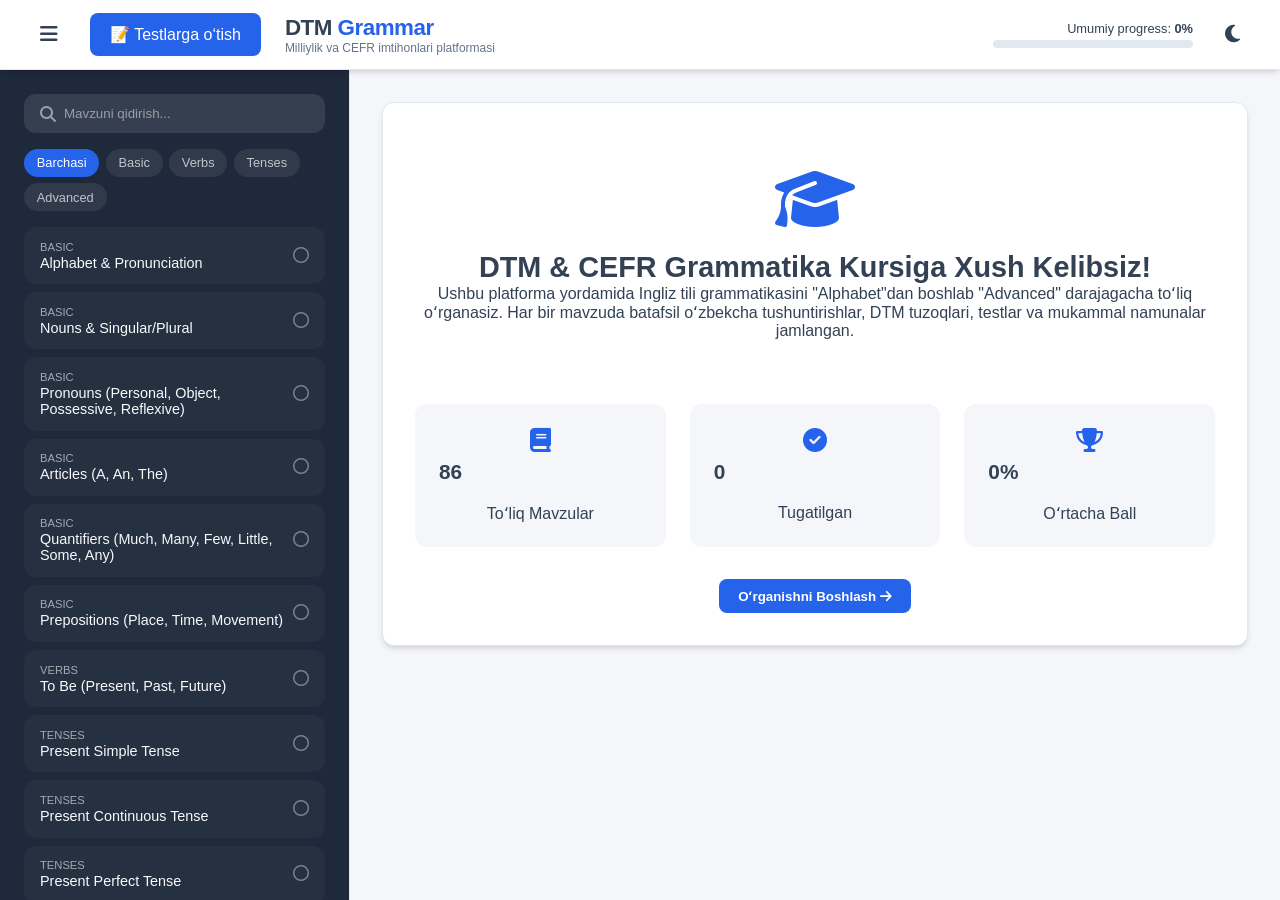
<file: index.html>
<!doctype html>
<html lang="uz">
  <head>
    <meta charset="UTF-8" />
    <meta name="viewport" content="width=device-width, initial-scale=1.0" />
    <title>DTM & CEFR English Grammar Master Platform</title>
    <link rel="stylesheet" href="style.css" />
    <link
      rel="stylesheet"
      href="https://cdnjs.cloudflare.com/ajax/libs/font-awesome/6.4.0/css/all.min.css"
    />
  </head>
  <body>
    <header class="app-header">
      <div class="header-left">
        <button id="toggle-sidebar-btn" class="icon-btn">
          <i class="fas fa-bars"></i>
        </button>
        <a href="./test.html">
          <button class="test-btn">📝 Testlarga o‘tish</button>
        </a>
        <div class="logo-area">
          <h1>DTM <span class="accent-text">Grammar</span></h1>
          <p>Milliylik va CEFR imtihonlari platformasi</p>
        </div>
      </div>
      <div class="header-right">
        <div class="progress-container-top">
          <span class="progress-label"
            >Umumiy progress:
            <strong id="global-progress-percent">0%</strong></span
          >
          <div class="progress-bar-wrapper">
            <div id="global-progress-bar" class="progress-bar-fill"></div>
          </div>
        </div>
        <button id="theme-toggle-btn" class="icon-btn">
          <i class="fas fa-moon"></i>
        </button>
      </div>
    </header>

    <div class="main-container">
      <!-- Yon Panel: Mavzular ro'yxati -->
      <aside class="sidebar" id="app-sidebar">
        <div class="search-box">
          <i class="fas fa-search search-icon"></i>
          <input
            type="text"
            id="topic-search"
            placeholder="Mavzuni qidirish..."
          />
        </div>
        <div class="filter-box">
          <button class="filter-btn active" data-filter="all">Barchasi</button>
          <button class="filter-btn" data-filter="basic">Basic</button>
          <button class="filter-btn" data-filter="verbs">Verbs</button>
          <button class="filter-btn" data-filter="tenses">Tenses</button>
          <button class="filter-btn" data-filter="adv">Advanced</button>
        </div>
        <nav class="topic-list" id="sidebar-topic-list"></nav>
      </aside>

      <!-- Asosiy Kontent Joyi -->
      <main class="content-area">
        <div id="welcome-screen" class="card central-card animate-fade">
          <div class="welcome-banner">
            <i class="fas fa-graduation-cap welcome-icon"></i>
            <h2>DTM & CEFR Grammatika Kursiga Xush Kelibsiz!</h2>
            <p>
              Ushbu platforma yordamida Ingliz tili grammatikasini "Alphabet"dan
              boshlab "Advanced" darajagacha toʻliq oʻrganasiz. Har bir mavzuda
              batafsil oʻzbekcha tushuntirishlar, DTM tuzoqlari, testlar va
              mukammal namunalar jamlangan.
            </p>
          </div>
          <div class="quick-stats">
            <div class="stat-card">
              <i class="fas fa-book"></i>
              <h3 id="stat-total-lessons">70+</h3>
              <p>Toʻliq Mavzular</p>
            </div>
            <div class="stat-card">
              <i class="fas fa-check-circle"></i>
              <h3 id="stat-completed-lessons">0</h3>
              <p>Tugatilgan</p>
            </div>
            <div class="stat-card">
              <i class="fas fa-trophy"></i>
              <h3 id="stat-average-score">0%</h3>
              <p>Oʻrtacha Ball</p>
            </div>
          </div>
          <button id="start-learning-btn" class="btn btn-primary btn-large">
            Oʻrganishni Boshlash <i class="fas fa-arrow-right"></i>
          </button>
        </div>

        <article id="lesson-viewer" class="lesson-layout hidden animate-fade">
          <!-- Mavzu Sarlavhasi va Boshqaruv elementlari -->
          <div class="lesson-header-card card">
            <div class="lesson-header-meta">
              <span id="lesson-category" class="badge">Category</span>
              <h2 id="lesson-title">Mavzu Nomi</h2>
            </div>
            <div class="lesson-actions">
              <button id="mark-complete-btn" class="btn btn-success">
                <i class="fas fa-check"></i> Tugatdim
              </button>
            </div>
          </div>

          <!-- O'zbek tilida tushuntirish va formulalar -->
          <section class="card lesson-section">
            <h3><i class="fas fa-book-open"></i> Mavzu Tushuntirishi</h3>
            <div id="lesson-explanation" class="text-content"></div>
          </section>

          <section class="card lesson-section formula-section">
            <h3>
              <i class="fas fa-square-root-variable"></i> Grammatik Formula &
              Formation
            </h3>
            <div id="lesson-formula" class="formula-box"></div>
            <div id="lesson-formation" class="text-content mt-3"></div>
          </section>

          <!-- Gap turlari: Positive, Negative, Question -->
          <section class="card lesson-section structure-section">
            <h3>
              <i class="fas fa-gears"></i> Gap Tuzilmalari (Sentences
              Structures)
            </h3>
            <div class="structure-grid">
              <div class="structure-card pos">
                <h4><i class="fas fa-plus-circle"></i> Positive</h4>
                <div id="structure-positive"></div>
              </div>
              <div class="structure-card neg">
                <h4><i class="fas fa-minus-circle"></i> Negative</h4>
                <div id="structure-negative"></div>
              </div>
              <div class="structure-card ques">
                <h4><i class="fas fa-question-circle"></i> Question</h4>
                <div id="structure-question"></div>
              </div>
            </div>
          </section>

          <!-- 10+ Mukammal Misollar -->
          <section class="card lesson-section">
            <h3>
              <i class="fas fa-list-check"></i> Gaplardagi Namunalar (10+
              Examples)
            </h3>
            <ul id="lesson-examples" class="example-list"></ul>
          </section>

          <!-- DTM Tuzoqlari va Muhim Eslatmalar -->
          <div class="dual-grid">
            <section class="card lesson-section alert-card danger">
              <h3>
                <i class="fas fa-triangle-exclamation"></i> Koʻp Yoʻl
                Qoʻyiladigan Xatolar (Common Mistakes)
              </h3>
              <div id="lesson-mistakes"></div>
            </section>
            <section class="card lesson-section alert-card warning">
              <h3>
                <i class="fas fa-bullseye"></i> DTM Imtihon Tuzoqlari (DTM Exam
                Tips)
              </h3>
              <div id="lesson-dtm-tips"></div>
            </section>
          </div>

          <section class="card lesson-section alert-card info">
            <h3>
              <i class="fas fa-circle-info"></i> Muhim Eslatmalar (Important
              Notes)
            </h3>
            <div id="lesson-notes"></div>
          </section>

          <!-- Practice Mashqlar Bo'limi -->
          <section class="card lesson-section">
            <h3>
              <i class="fas fa-pen-to-square"></i> Mustaqil Mashq (Practice
              Section)
            </h3>
            <div id="lesson-practice" class="text-content"></div>
          </section>

          <!-- Interaktiv Quiz Test Bo'limi -->
          <section class="card lesson-section quiz-area">
            <h3>
              <i class="fas fa-vial"></i> Mavzulashtirilgan Test (Quiz Section)
            </h3>
            <form id="quiz-form">
              <div id="quiz-questions-container"></div>
              <button
                type="button"
                id="submit-quiz-btn"
                class="btn btn-primary mt-4"
              >
                Javoblarni Tekshirish
              </button>
            </form>
            <div id="quiz-result-box" class="quiz-result hidden">
              <h4>Natija: <span id="quiz-score-text">0/5</span></h4>
              <div class="progress-bar-wrapper">
                <div id="quiz-score-bar" class="progress-bar-fill"></div>
              </div>
            </div>
          </section>

          <!-- To'g'ri javoblar kaliti va tahlili -->
          <section
            id="answers-section"
            class="card lesson-section hidden border-success"
          >
            <h3>
              <i class="fas fa-key"></i> Toʻgʻri Javoblar va Tahlil (Correct
              Answers)
            </h3>
            <div id="lesson-answers" class="text-content"></div>
          </section>

          <!-- Xulosa -->
          <section class="card lesson-section summary-card">
            <h3>
              <i class="fas fa-flag-checkered"></i> Mavzu Haqida Qisqa Xulosa
              (Summary)
            </h3>
            <div id="lesson-summary" class="text-content"></div>
          </section>
        </article>
      </main>
    </div>

    <script src="script.js"></script>
  </body>
</html>
</file>
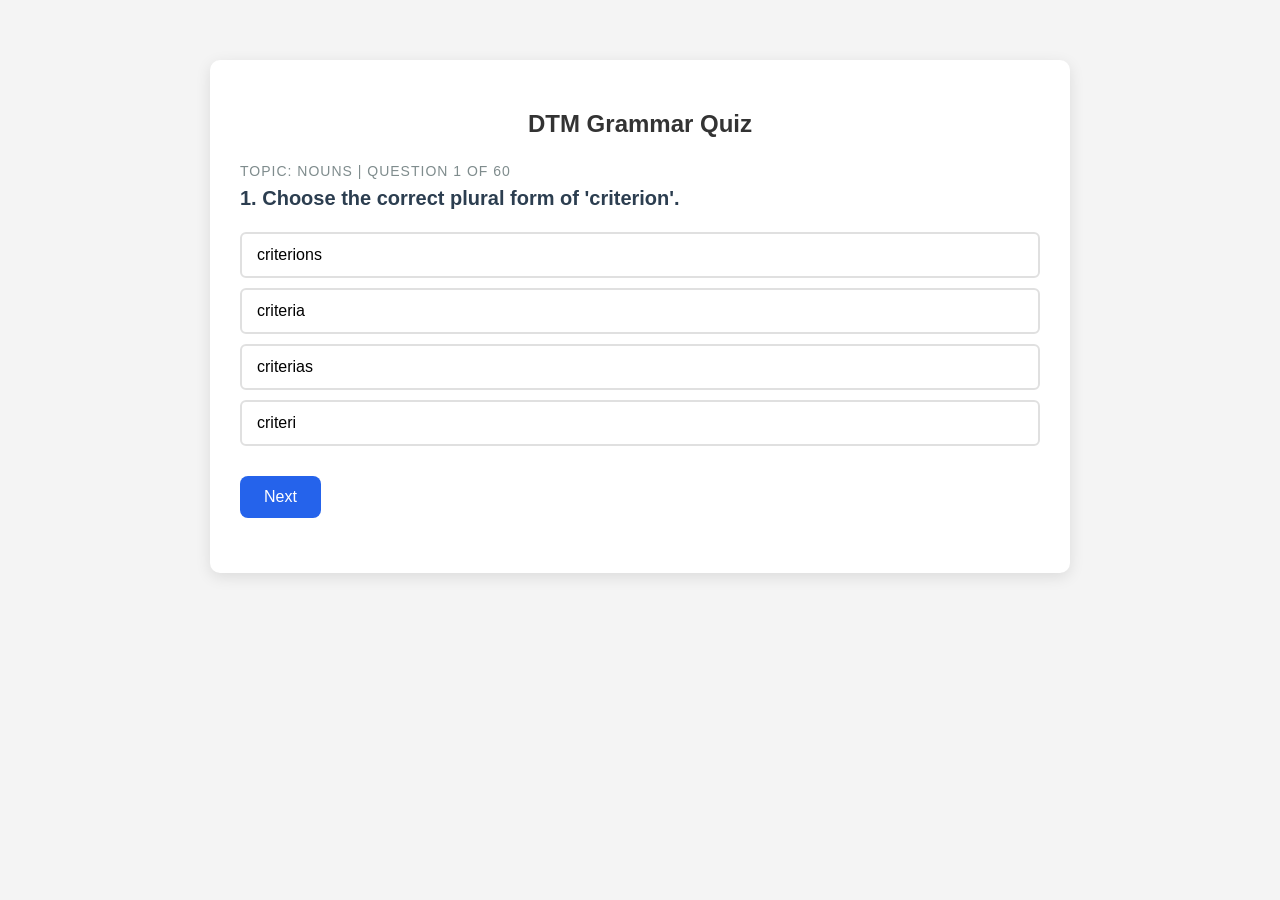
<file: test.html>
<!doctype html>
<html lang="en">
  <head>
    <meta charset="UTF-8" />
    <meta name="viewport" content="width=device-width, initial-scale=1.0" />
    <title>DTM Grammar Quiz</title>

    <style>
      body {
        font-family: Arial, sans-serif;
        background: #f4f4f4;
        padding: 20px;
        margin: 0;
      }

      .container {
        max-width: 800px;
        margin: 40px auto;
        background: white;
        padding: 30px;
        border-radius: 10px;
        box-shadow: 0 4px 15px rgba(0, 0, 0, 0.1);
      }

      h2 {
        text-align: center;
        color: #333;
        margin-bottom: 25px;
      }

      .question-info {
        font-size: 14px;
        color: #7f8c8d;
        text-transform: uppercase;
        letter-spacing: 1px;
        margin-bottom: 5px;
      }

      .question {
        font-size: 20px;
        margin: 0 0 20px 0;
        font-weight: bold;
        color: #2c3e50;
        line-height: 1.4;
      }

      .option {
        padding: 12px 15px;
        margin: 10px 0;
        border: 2px solid #e0e0e0;
        border-radius: 6px;
        cursor: pointer;
        font-size: 16px;
        transition: all 0.2s ease;
        background: #fff;
      }

      .option:hover {
        background: #f8f9fa;
        border-color: #b0bec5;
      }

      .correct {
        background: #4caf50 !important;
        color: white !important;
        border-color: #4caf50 !important;
      }

      .wrong {
        background: #f44336 !important;
        color: white !important;
        border-color: #f44336 !important;
      }

      .disabled {
        pointer-events: none;
        opacity: 0.8;
      }

      /* Responsive Test Button */
      .test-btn {
        padding: 12px 24px;
        background: #2563eb;
        color: white;
        border: none;
        border-radius: 8px;
        cursor: pointer;
        font-size: 16px;
        font-weight: 500;
        transition: all 0.3s ease;
        display: inline-block;
        width: auto;
        max-width: 100%;
        box-sizing: border-box;
        -webkit-tap-highlight-color: transparent;
        margin-top: 20px;
      }

      .test-btn:hover {
        background: #1e40af;
        transform: scale(1.05);
      }

      @media (max-width: 480px) {
        .container {
          padding: 15px;
          margin: 20px auto;
        }
        .question {
          font-size: 18px;
        }
        .test-btn {
          padding: 14px 20px;
          font-size: 15px;
          width: 100%;
          text-align: center;
        }
        .test-btn:hover {
          transform: scale(1.02);
        }
      }

      #score {
        margin-top: 25px;
        font-size: 22px;
        text-align: center;
        color: #2c3e50;
      }

      .result-title {
        text-align: center;
        color: #2ecc71;
        font-size: 26px;
      }
    </style>
  </head>

  <body>
    <div class="container">
      <h2>DTM Grammar Quiz</h2>

      <div id="quiz"></div>

      <button class="test-btn" onclick="nextQ()">Next</button>

      <h3 id="score"></h3>
    </div>

    <script>
      // =========================================================================
      // QUESTIONS (60 unique DTM-style questions: 30 Nouns + 30 Pronouns)
      // =========================================================================

      const questions = [
        // --- NOUNS (1-30) ---
        {
          topic: "Nouns",
          question: "Choose the correct plural form of 'criterion'.",
          options: ["criterions", "criteria", "criterias", "criteri"],
          answer: "criteria",
        },
        {
          topic: "Nouns",
          question: "Identify the uncountable noun from the options.",
          options: ["luggage", "bag", "suitcase", "journey"],
          answer: "luggage",
        },
        {
          topic: "Nouns",
          question: "Choose the correct plural form of 'passer-by'.",
          options: ["passers-by", "passer-bies", "passers-bys", "passer-bys"],
          answer: "passers-by",
        },
        {
          topic: "Nouns",
          question: "Which of the following nouns is always plural in form?",
          options: ["news", "scissors", "mathematics", "physics"],
          answer: "scissors",
        },
        {
          topic: "Nouns",
          question: "Choose the correct plural form of 'sheep'.",
          options: ["sheeps", "sheepes", "sheep", "shoop"],
          answer: "sheep",
        },
        {
          topic: "Nouns",
          question:
            "Identify the singular noun that looks plural but takes a singular verb.",
          options: ["cattle", "police", "measles", "trousers"],
          answer: "measles",
        },
        {
          topic: "Nouns",
          question: "Choose the correct plural form of 'phenomenon'.",
          options: ["phenomenons", "phenomena", "phenomenas", "phenomeni"],
          answer: "phenomena",
        },
        {
          topic: "Nouns",
          question: "Find the compound noun written correctly in plural.",
          options: [
            "editors-in-chief",
            "editor-in-chiefs",
            "editors-in-chiefs",
            "editor-ins-chief",
          ],
          answer: "editors-in-chief",
        },
        {
          topic: "Nouns",
          question: "Which word represents a group of wolves?",
          options: ["flock", "herd", "pack", "swarm"],
          answer: "pack",
        },
        {
          topic: "Nouns",
          question: "Choose the correct plural form of 'stimulus'.",
          options: ["stimuluses", "stimuli", "stimulises", "stimulae"],
          answer: "stimuli",
        },
        {
          topic: "Nouns",
          question: "Which noun is uncountable?",
          options: ["furniture", "table", "chair", "desk"],
          answer: "furniture",
        },
        {
          topic: "Nouns",
          question: "Choose the correct plural form of 'wolf'.",
          options: ["wolfs", "wolves", "wolfes", "wolv"],
          answer: "wolves",
        },
        {
          topic: "Nouns",
          question:
            "Identify the correct possessive form: 'The coats of the ladies'.",
          options: [
            "the ladies coat's",
            "the ladies' coats",
            "the lady's coats",
            "the ladieses coats",
          ],
          answer: "the ladies' coats",
        },
        {
          topic: "Nouns",
          question: "Choose the correct plural form of 'cactus'.",
          options: ["cactuses", "cacti", "cactus", "cactae"],
          answer: "cacti",
        },
        {
          topic: "Nouns",
          question: "Which of the following is a collective noun for bees?",
          options: ["herd", "swarm", "pack", "school"],
          answer: "swarm",
        },
        {
          topic: "Nouns",
          question: "Choose the correct plural form of 'datum'.",
          options: ["datums", "data", "datas", "daties"],
          answer: "data",
        },
        {
          topic: "Nouns",
          question: "Find the odd one out (countable noun):",
          options: ["information", "advice", "knowledge", "fact"],
          answer: "fact",
        },
        {
          topic: "Nouns",
          question: "Choose the correct plural form of 'axis'.",
          options: ["axises", "axes", "axises", "axys"],
          answer: "axes",
        },
        {
          topic: "Nouns",
          question: "What is the plural form of 'ox'?",
          options: ["oxes", "oxen", "oxs", "oxies"],
          answer: "oxen",
        },
        {
          topic: "Nouns",
          question: "Identify the collective noun for fish.",
          options: ["school", "flock", "pride", "pack"],
          answer: "school",
        },
        {
          topic: "Nouns",
          question: "Choose the correct plural form of 'syllabus'.",
          options: ["syllabuses", "syllabi", "Both A and B", "syllabae"],
          answer: "Both A and B",
        },
        {
          topic: "Nouns",
          question: "Which of these nouns is uncountable?",
          options: ["coin", "money", "note", "dollar"],
          answer: "money",
        },
        {
          topic: "Nouns",
          question: "Choose the correct plural form of 'loaf'.",
          options: ["loafs", "loaves", "loafes", "loafies"],
          answer: "loaves",
        },
        {
          topic: "Nouns",
          question:
            "What is the possessive form for a room belonging to two brothers (John and Tom)?",
          options: [
            "John's and Tom's room",
            "John and Tom's room",
            "Johns and Toms room",
            "John and Toms' room",
          ],
          answer: "John and Tom's room",
        },
        {
          topic: "Nouns",
          question: "Choose the correct plural form of 'goose'.",
          options: ["gooses", "geese", "geeses", "goosie"],
          answer: "geese",
        },
        {
          topic: "Nouns",
          question: "Which noun is always used with a plural verb?",
          options: ["politics", "cattle", "news", "gymnastics"],
          answer: "cattle",
        },
        {
          topic: "Nouns",
          question: "Choose the correct plural form of 'crisis'.",
          options: ["crises", "crisises", "crisies", "crisis"],
          answer: "crises",
        },
        {
          topic: "Nouns",
          question: "Identify the uncountable noun representing weather.",
          options: ["wind", "shower", "cloud", "lightning"],
          answer: "lightning",
        },
        {
          topic: "Nouns",
          question: "Choose the correct plural form of 'focus'.",
          options: ["focuses", "foci", "Both A and B", "focusses"],
          answer: "Both A and B",
        },
        {
          topic: "Nouns",
          question: "What is the plural of 'man-servant'?",
          options: [
            "man-servants",
            "men-servant",
            "men-servants",
            "man-servantes",
          ],
          answer: "men-servants",
        },

        // --- PRONOUNS (31-60) ---
        {
          topic: "Pronouns",
          question: "Neither of the students brought ______ homework.",
          options: ["their", "his or her", "they", "theirs"],
          answer: "his or her",
        },
        {
          topic: "Pronouns",
          question: "She cut ______ while cutting the vegetables.",
          options: ["her", "herself", "himself", "hers"],
          answer: "herself",
        },
        {
          topic: "Pronouns",
          question: "To ______ did you send the invitation letter?",
          options: ["who", "whom", "whose", "which"],
          answer: "whom",
        },
        {
          topic: "Pronouns",
          question: "My car is blue, but ______ is red.",
          options: ["your", "yours", "you", "your's"],
          answer: "yours",
        },
        {
          topic: "Pronouns",
          question: "The dog wagged ______ tail happily.",
          options: ["it's", "its", "their", "his"],
          answer: "its",
        },
        {
          topic: "Pronouns",
          question: "Is there ______ in the room? I heard a noise.",
          options: ["someone", "anyone", "no one", "anything"],
          answer: "anyone",
        },
        {
          topic: "Pronouns",
          question: "They blame ______ for the accident.",
          options: ["each other", "themselves", "theirselves", "them"],
          answer: "themselves",
        },
        {
          topic: "Pronouns",
          question: "This is the man ______ car was stolen yesterday.",
          options: ["who", "whom", "whose", "which"],
          answer: "whose",
        },
        {
          topic: "Pronouns",
          question: "I can't find my keys ______.",
          options: ["somewhere", "anywhere", "nowhere", "everywhere"],
          answer: "anywhere",
        },
        {
          topic: "Pronouns",
          question: "Both Tom and Mary did ______ best to win.",
          options: ["his", "her", "their", "theirs"],
          answer: "their",
        },
        {
          topic: "Pronouns",
          question: "The house ______ we bought last year needs repair.",
          options: ["who", "which", "whose", "whom"],
          answer: "which",
        },
        {
          topic: "Pronouns",
          question: "Let you and ______ try to solve this together.",
          options: ["I", "me", "my", "myself"],
          answer: "me",
        },
        {
          topic: "Pronouns",
          question: "One should always take care of ______ health.",
          options: ["his", "their", "one's", "her"],
          answer: "one's",
        },
        {
          topic: "Pronouns",
          question: "The two sisters always help ______.",
          options: ["each other", "one another", "themselves", "herself"],
          answer: "each other",
        },
        {
          topic: "Pronouns",
          question: "He is the smartest boy ______ I have ever met.",
          options: ["which", "whose", "that", "whom"],
          answer: "that",
        },
        {
          topic: "Pronouns",
          question: "______ of the two plans is better?",
          options: ["What", "Which", "Who", "Whose"],
          answer: "Which",
        },
        {
          topic: "Pronouns",
          question:
            "There is ______ milk left in the fridge; we need to buy some.",
          options: ["little", "few", "a little", "a few"],
          answer: "little",
        },
        {
          topic: "Pronouns",
          question: "He succeeded by ______ without any help.",
          options: ["him", "himself", "his", "he"],
          answer: "himself",
        },
        {
          topic: "Pronouns",
          question: "I met a woman ______ sister is a famous doctor.",
          options: ["who", "whose", "whom", "that"],
          answer: "whose",
        },
        {
          topic: "Pronouns",
          question: "______ wants to join the club is welcome.",
          options: ["Whoever", "Whomever", "Whatever", "Who"],
          answer: "Whoever",
        },
        {
          topic: "Pronouns",
          question: "The books on the table are ______.",
          options: ["my", "mine", "me", "myself"],
          answer: "mine",
        },
        {
          topic: "Pronouns",
          question: "Can ______ solve this difficult math problem?",
          options: ["somebody", "anybody", "nobody", "everybody"],
          answer: "anybody",
        },
        {
          topic: "Pronouns",
          question: "We enjoyed ______ very much at the party.",
          options: ["us", "our", "ourselves", "each other"],
          answer: "ourselves",
        },
        {
          topic: "Pronouns",
          question: "______ of the keys fits the lock, so we are locked out.",
          options: ["None", "Neither", "Either", "Any"],
          answer: "None",
        },
        {
          topic: "Pronouns",
          question: "The laptop ______ is on the desk belongs to John.",
          options: ["who", "that", "whose", "whom"],
          answer: "that",
        },
        {
          topic: "Pronouns",
          question: "They didn't give us ______ useful information.",
          options: ["some", "any", "no", "many"],
          answer: "any",
        },
        {
          topic: "Pronouns",
          question: "Between you and ______, I think he is lying.",
          options: ["I", "me", "my", "myself"],
          answer: "me",
        },
        {
          topic: "Pronouns",
          question: "______ was a beautiful summer evening.",
          options: ["There", "It", "Its", "This"],
          answer: "It",
        },
        {
          topic: "Pronouns",
          question: "The students ______ passed the exam were very happy.",
          options: ["which", "who", "whom", "whose"],
          answer: "who",
        },
        {
          topic: "Pronouns",
          question: "Is this notebook yours or ______?",
          options: ["him", "his", "he", "her"],
          answer: "his",
        },
      ];

      let index = 0;
      let score = 0;
      let answered = false;

      // =========================================================================
      // SHOW QUESTION
      // =========================================================================

      function showQuestion() {
        answered = false;
        const q = questions[index];

        document.getElementById("quiz").innerHTML = `
          <div class="question-info">Topic: ${q.topic} | Question ${index + 1} of ${questions.length}</div>
          <div class="question">${index + 1}. ${q.question}</div>
          ${q.options
            .map(
              (opt) => `
              <div class="option" onclick="check(this)">${opt}</div>
            `,
            )
            .join("")}
        `;
      }

      // =========================================================================
      // CHECK ANSWER
      // =========================================================================

      function check(el) {
        if (answered) return;
        answered = true;

        const correct = questions[index].answer;
        const selectedAnswer = el.textContent.trim();

        let options = document.querySelectorAll(".option");

        options.forEach((o) => o.classList.add("disabled"));

        if (selectedAnswer === correct) {
          el.classList.add("correct");
          score++;
        } else {
          el.classList.add("wrong");

          options.forEach((o) => {
            if (o.textContent.trim() === correct) {
              o.classList.add("correct");
            }
          });
        }
      }

      // =========================================================================
      // NEXT QUESTION
      // =========================================================================

      function nextQ() {
        if (!answered && index < questions.length) {
          alert("Iltimos, avval variantlardan birini tanlang!");
          return;
        }

        index++;

        if (index >= questions.length) {
          document.getElementById("quiz").innerHTML =
            "<h3 class='result-title'>Test yakunlandi!</h3>";
          document.getElementById("score").innerHTML =
            `Sizning natijangiz: ${score} / ${questions.length}`;
          document.querySelector(".test-btn").style.display = "none";
          return;
        }

        showQuestion();
      }

      // Start the application
      showQuestion();
    </script>
  </body>
</html>
</file>
<file: style.css>
:root {
  --bg-primary: #f4f6f9;
  --bg-secondary: #ffffff;
  --bg-sidebar: #1e293b;
  --text-main: #334155;
  --text-muted: #64748b;
  --text-light: #f8fafc;
  --accent: #2563eb;
  --accent-hover: #1d4ed8;
  --success: #10b981;
  --danger: #ef4444;
  --warning: #f59e0b;
  --info: #06b6d4;
  --border-color: #e2e8f0;
  --shadow: 0 4px 6px -1px rgb(0 0 0 / 0.1), 0 2px 4px -2px rgb(0 0 0 / 0.1);
  --radius: 12px;
  --transition: all 0.3s cubic-bezier(0.4, 0, 0.2, 1);
}

[data-theme="dark"] {
  --bg-primary: #0f172a;
  --bg-secondary: #1e293b;
  --bg-sidebar: #0f172a;
  --text-main: #f1f5f9;
  --text-muted: #94a3b8;
  --border-color: #334155;
  --shadow: 0 4px 6px -1px rgb(0 0 0 / 0.5);
}

* {
  box-sizing: border-box;
  margin: 0;
  padding: 0;
  font-family: "Segoe UI", Tahoma, Geneva, Verdana, sans-serif;
}

body {
  background-color: var(--bg-primary);
  color: var(--text-main);
  transition: var(--transition);
  overflow-x: hidden;
}

/* Header */
.app-header {
  background-color: var(--bg-secondary);
  border-bottom: 1px solid var(--border-color);
  padding: 1rem 2rem;
  display: flex;
  justify-content: space-between;
  align-items: center;
  position: fixed;
  top: 0;
  left: 0;
  right: 0;
  height: 70px;
  z-index: 100;
  box-shadow: var(--shadow);
  transition: var(--transition);
}

.header-left,
.header-right {
  display: flex;
  align-items: center;
  gap: 1.5rem;
}

.logo-area h1 {
  font-size: 1.4rem;
  font-weight: 800;
  letter-spacing: -0.5px;
}

.accent-text {
  color: var(--accent);
}

.logo-area p {
  font-size: 0.75rem;
  color: var(--text-muted);
}

.icon-btn {
  background: none;
  border: none;
  color: var(--text-main);
  font-size: 1.25rem;
  cursor: pointer;
  padding: 0.5rem;
  border-radius: 50%;
  transition: var(--transition);
}

.icon-btn:hover {
  background-color: var(--border-color);
  color: var(--accent);
}

/* Progress Bar */
.progress-container-top {
  display: flex;
  flex-direction: column;
  align-items: flex-end;
  width: 200px;
}

.progress-label {
  font-size: 0.8rem;
  margin-bottom: 4px;
}

.progress-bar-wrapper {
  width: 100%;
  background-color: var(--border-color);
  height: 8px;
  border-radius: 4px;
  overflow: hidden;
}

.progress-bar-fill {
  height: 100%;
  background: linear-gradient(90deg, var(--accent), var(--info));
  width: 0%;
  transition: width 0.5s ease-in-out;
}

/* Layout Container */
.main-container {
  display: flex;
  margin-top: 70px;
  min-height: calc(100vh - 70px);
}

/* Sidebar */
.sidebar {
  width: 350px;
  background-color: var(--bg-sidebar);
  color: var(--text-light);
  padding: 1.5rem;
  display: flex;
  flex-direction: column;
  gap: 1rem;
  position: fixed;
  top: 70px;
  bottom: 0;
  left: 0;
  z-index: 90;
  transition: var(--transition);
  border-right: 1px solid var(--border-color);
  overflow-y: auto;
}

.sidebar.collapsed {
  transform: translateX(-100%);
}

.search-box {
  position: relative;
  width: 100%;
}

.search-box input {
  width: 100%;
  padding: 0.75rem 1rem 0.75rem 2.5rem;
  border-radius: var(--radius);
  border: none;
  background-color: rgba(255, 255, 255, 0.1);
  color: var(--text-light);
  outline: none;
}

.search-box input::placeholder {
  color: rgba(255, 255, 255, 0.5);
}

.search-icon {
  position: absolute;
  left: 1rem;
  top: 50%;
  transform: translateY(-50%);
  color: rgba(255, 255, 255, 0.5);
}

.filter-box {
  display: flex;
  flex-wrap: wrap;
  gap: 0.4rem;
}

.filter-btn {
  background: rgba(255, 255, 255, 0.08);
  border: none;
  color: rgba(255, 255, 255, 0.7);
  padding: 0.4rem 0.8rem;
  font-size: 0.8rem;
  border-radius: 20px;
  cursor: pointer;
  transition: var(--transition);
}

.filter-btn.active,
.filter-btn:hover {
  background-color: var(--accent);
  color: white;
}

.topic-list {
  display: flex;
  flex-direction: column;
  gap: 0.5rem;
}

.topic-item {
  display: flex;
  align-items: center;
  justify-content: space-between;
  padding: 0.85rem 1rem;
  border-radius: var(--radius);
  cursor: pointer;
  background-color: rgba(255, 255, 255, 0.03);
  transition: var(--transition);
}

.topic-item:hover,
.topic-item.active {
  background-color: rgba(255, 255, 255, 0.15);
  transform: translateX(4px);
}

.topic-info-chunk {
  display: flex;
  flex-direction: column;
  gap: 2px;
}

.topic-title-span {
  font-size: 0.9rem;
  font-weight: 500;
}

.topic-cat-span {
  font-size: 0.7rem;
  opacity: 0.6;
  text-transform: uppercase;
}

/* Content Area */
.content-area {
  flex: 1;
  margin-left: 350px;
  padding: 2rem;
  transition: var(--transition);
}

.content-area.expanded {
  margin-left: 0;
}

/* Cards & UI Elements */
.card {
  background-color: var(--bg-secondary);
  border: 1px solid var(--border-color);
  border-radius: var(--radius);
  padding: 2rem;
  margin-bottom: 1.5rem;
  box-shadow: var(--shadow);
  transition: var(--transition);
}

.lesson-layout {
  display: flex;
  flex-direction: column;
}

.lesson-header-card {
  display: flex;
  justify-content: space-between;
  align-items: center;
}

.badge {
  background-color: var(--accent);
  color: white;
  padding: 0.25rem 0.75rem;
  border-radius: 50px;
  font-size: 0.75rem;
  font-weight: 600;
  text-transform: uppercase;
}

h2,
h3,
h4 {
  color: var(--text-main);
}

h2 {
  font-size: 1.8rem;
  margin-top: 0.25rem;
}
h3 {
  font-size: 1.3rem;
  margin-bottom: 1.25rem;
  display: flex;
  align-items: center;
  gap: 0.75rem;
}

.text-content {
  line-height: 1.7;
  font-size: 1.05rem;
}

/* Formula Box */
.formula-box {
  background: linear-gradient(135deg, #1e293b, #0f172a);
  color: #38bdf8;
  padding: 1.25rem 2rem;
  border-radius: var(--radius);
  font-family: "Courier New", Courier, monospace;
  font-size: 1.25rem;
  font-weight: bold;
  border-left: 6px solid var(--accent);
  box-shadow: inset 0 2px 4px rgba(0, 0, 0, 0.3);
}

/* Structure Grid */
.structure-grid {
  display: grid;
  grid-template-columns: repeat(auto-fit, minmax(280px, 1fr));
  gap: 1.5rem;
}

.structure-card {
  padding: 1.5rem;
  border-radius: var(--radius);
  border-left: 5px solid;
  background-color: var(--bg-primary);
}

.structure-card.pos {
  border-color: var(--success);
}
.structure-card.neg {
  border-color: var(--danger);
}
.structure-card.ques {
  border-color: var(--warning);
}

.structure-card h4 {
  margin-bottom: 0.75rem;
  display: flex;
  align-items: center;
  gap: 0.5rem;
}

/* Lists and Alerts */
.example-list {
  list-style: none;
  display: flex;
  flex-direction: column;
  gap: 0.75rem;
}

.example-list li {
  padding: 0.75rem 1rem;
  background-color: var(--bg-primary);
  border-radius: 8px;
  border-left: 3px solid var(--accent);
  font-weight: 500;
}

.dual-grid {
  display: grid;
  grid-template-columns: repeat(auto-fit, minmax(450px, 1fr));
  gap: 1.5rem;
}

.alert-card {
  border-left: 6px solid !important;
}

.alert-card.danger {
  border-color: var(--danger) !important;
  background-color: rgba(239, 68, 68, 0.03);
}
.alert-card.warning {
  border-color: var(--warning) !important;
  background-color: rgba(245, 158, 11, 0.03);
}
.alert-card.info {
  border-color: var(--info) !important;
  background-color: rgba(6, 182, 212, 0.03);
}

/* Buttons */
.btn {
  padding: 0.6rem 1.2rem;
  border-radius: 8px;
  border: none;
  font-weight: 600;
  cursor: pointer;
  display: inline-flex;
  align-items: center;
  gap: 0.5rem;
  transition: var(--transition);
}

.btn-primary {
  background-color: var(--accent);
  color: white;
}
.btn-primary:hover {
  background-color: var(--accent-hover);
}
.btn-success {
  background-color: var(--success);
  color: white;
}
.btn-success:hover {
  opacity: 0.9;
}

/* Welcome Screen */
.welcome-banner {
  text-align: center;
  padding: 2rem 0;
}

.welcome-icon {
  font-size: 4rem;
  color: var(--accent);
  margin-bottom: 1rem;
}

.quick-stats {
  display: grid;
  grid-template-columns: repeat(3, 1fr);
  gap: 1.5rem;
  margin: 2rem 0;
}

.stat-card {
  background-color: var(--bg-primary);
  padding: 1.5rem;
  border-radius: var(--radius);
  text-align: center;
}

.stat-card i {
  font-size: 1.5rem;
  color: var(--accent);
  margin-bottom: 0.5rem;
}

#start-learning-btn {
  display: block;
  margin: 0 auto;
}

/* Quiz Style */
.quiz-question-block {
  background-color: var(--bg-primary);
  padding: 1.5rem;
  border-radius: var(--radius);
  margin-bottom: 1.25rem;
}

.quiz-options {
  display: flex;
  flex-direction: column;
  gap: 0.6rem;
  margin-top: 1rem;
}

.quiz-option-label {
  display: flex;
  align-items: center;
  gap: 0.75rem;
  padding: 0.75rem;
  background-color: var(--bg-secondary);
  border: 1px solid var(--border-color);
  border-radius: 8px;
  cursor: pointer;
  transition: var(--transition);
}

.quiz-option-label:hover {
  border-color: var(--accent);
  background-color: rgba(37, 99, 235, 0.02);
}

.quiz-result {
  margin-top: 1.5rem;
  padding: 1rem;
  border-radius: 8px;
  background-color: var(--bg-primary);
}

/* Utilities */
.hidden {
  display: none !important;
}
.mt-3 {
  margin-top: 1rem;
}
.mt-4 {
  margin-top: 1.5rem;
}
.border-success {
  border-color: var(--success) !important;
}

/* Animations */
.animate-fade {
  animation: fadeIn 0.4s ease-out forwards;
}

@keyframes fadeIn {
  from {
    opacity: 0;
    transform: translateY(10px);
  }
  to {
    opacity: 1;
    transform: translateY(0);
  }
}

/* Responsivlik */
@media (max-width: 1024px) {
  .sidebar {
    width: 300px;
  }
  .content-area {
    margin-left: 300px;
  }
  .dual-grid {
    grid-template-columns: 1fr;
  }
}

@media (max-width: 768px) {
  .sidebar {
    width: 100%;
    transform: translateX(-100%);
  }
  .sidebar.active {
    transform: translateX(0);
  }
  .content-area {
    margin-left: 0;
    padding: 1rem;
  }
  .quick-stats {
    grid-template-columns: 1fr;
  }
  .lesson-header-card {
    flex-direction: column;
    align-items: flex-start;
    gap: 1rem;
  }
}
.test-btn {
  padding: 12px 20px;
  background: #2563eb;
  color: white;
  border: none;
  border-radius: 8px;
  cursor: pointer;
  font-size: 16px;
  transition: 0.3s;
}

.test-btn:hover {
  background: #1e40af;
  transform: scale(1.05);
}
</file>
